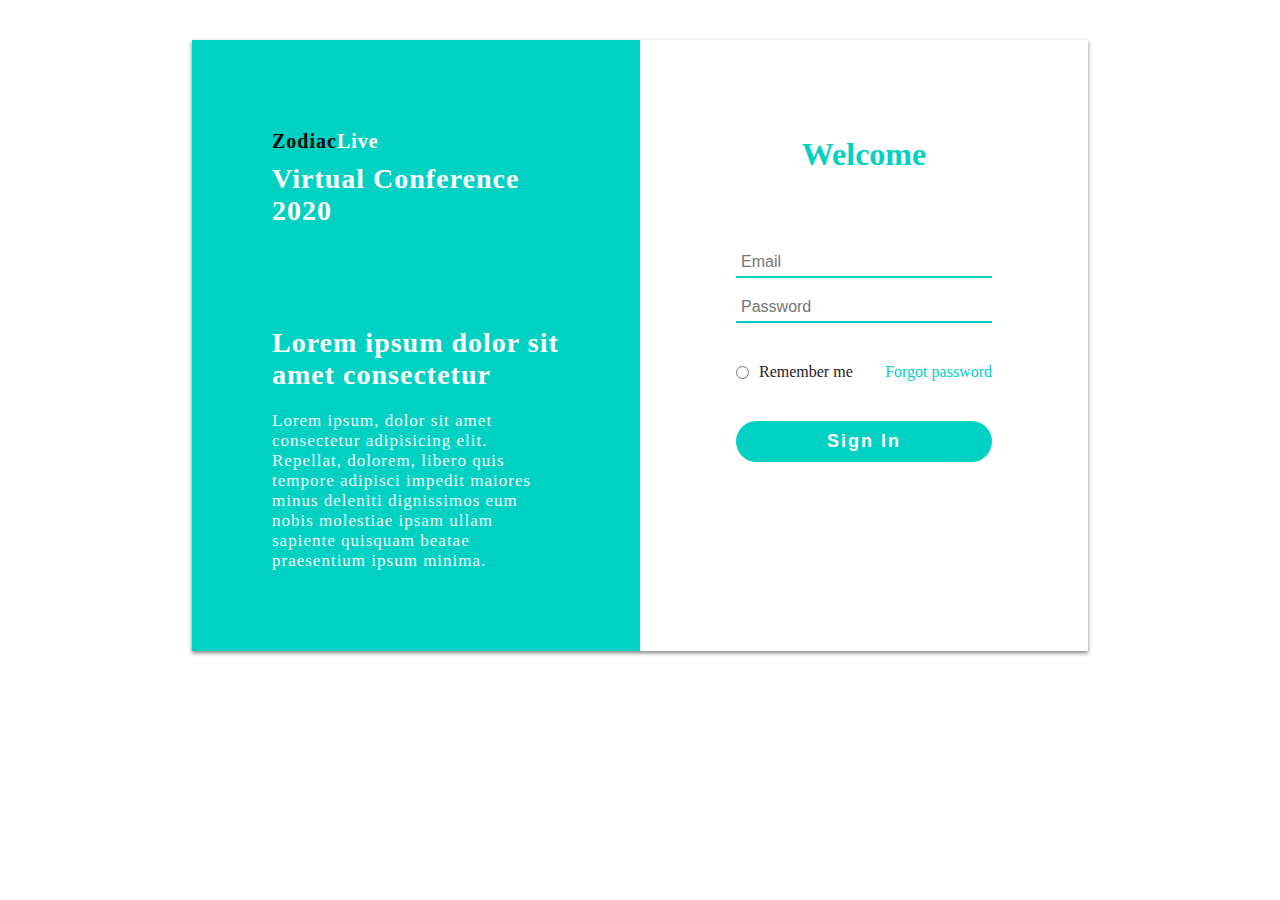
<file: index.html>
<!DOCTYPE html>
<html lang="en">

<head>
    <meta charset="UTF-8">
    <meta name="viewport" content="width=device-width, initial-scale=1.0">
    <title>Document</title>
    <link rel="stylesheet" type="text/css" href="/index.css">
    <style>
        @import url("https://fonts.googleapis.com/css2?family=Poppins&display=swap");

        * {
            padding: 0;
            margin: 0;
            box-sizing: border-box;
            overflow-x: hidden;
            /* font-family: "Poppins", sans-serif; */
        }

        :root {
            /* --primarycolor: #00f5c5; */
            --primarycolor: #00d1c2;
        }

        .login-container {
            width: 70%;
            margin: 40px auto;
            display: flex;
            justify-content: space-between;
            box-shadow: 0 2px 4px 0 rgba(0, 0, 0, 0.5);
        }

        .left {
            width: 50%;
            background-color: var(--primarycolor);
            color: white;
            padding: 5rem;
            letter-spacing: 1px;
        }

        #title {
            margin-bottom: 80px;
        }

        .left .side-heading {
            font-weight: 700;
            font-size: 20px;
            letter-spacing: 1px;
            margin: 10px 0;
        }

        .left .side-heading span {
            color: black;
            opacity: 0.95;
        }

        .left .heading {
            font-weight: 700;
            font-size: 28px;
            margin-bottom: 20px;
        }

        .left .sub-heading {
            font-weight: 400;
            font-size: 17px;
            opacity: 0.95;
        }

        .right {
            width: 50%;
            background-color: white;
            padding: 6rem;
            color: var(--primarycolor);
        }

        .right h2 {
            text-align: center;
            margin-bottom: 20px;
            font-size: 32px;
        }

        .form {
            width: 100%;
            margin: 60px auto;
        }

        .input {
            border-top: none;
            border-left: none;
            border-right: none;
            border-bottom: 2px solid var(--primarycolor);
            display: block;
            padding: 5px;
            margin: 15px 0;
            width: 100%;
            font-size: 16px;
        }

        .input:focus {
            border: 1px solid var(--primarycolor);
        }

        .form div {
            display: flex;
            justify-content: space-between;
            align-items: center;
            margin: 20px 0 20px 0;
        }

        .form div span {
            color: #212121;
            margin-left: 10px;
        }

        .form a {
            text-decoration: none;
            color: var(--primarycolor);
        }

        .form button {
            display: block;
            border-radius: 25px;
            color: white;
            text-align: center;
            background-color: var(--primarycolor);
            letter-spacing: 2px;
            width: 100%;
            border: none;
            padding: 10px 18px;
            font-size: 18px;
            font-weight: 700;
        }

        .form button:focus {
            border: none;
            outline: none;
        }

        .container {
            width: 85%;
            margin: 40px auto;
            display: flex;
            justify-content: space-between;
            box-shadow: 0 2px 4px 0 rgba(0, 0, 0, 0.5);
        }

        .container .left {
            width: 40%;
            border-left: 15px solid var(--primarycolor);
            background-color: white;
            color: white;

            padding: 5rem 50px;
            border-radius: 2px;
            letter-spacing: 1px;
            color: #212121;
            opacity: 0.95;
            /* border: 1px solid black; */
        }

        .container .left h2 {
            color: #212121;
            margin-bottom: 10px;
        }

        .container .left .card {
            width: 100%;
            /* border: 1px solid orange; */
            border-radius: 10px;
            box-shadow: 0 2px 4px 0 rgba(0, 0, 0, 0.5);
        }

        .container .left .card-header {
            width: 100%;
        }

        .card-header iframe {
            width: 100%;
            height: 315px;
        }

        .card img {
            width: 100%;
        }

        .card-body {
            padding: 12px 20px;
        }

        .card-sub {
            display: flex;
            justify-content: space-between;
            margin: 10px 0;
        }

        .card-sub span {
            width: 10px;
            height: 10px;
            background-color: red;
            border-radius: 50%;
            display: inline-block;
        }

        .container .right {
            width: 60%;
            /* border: 1px solid orange; */

            padding: 5rem 20px;
            border-radius: 2px;
            letter-spacing: 1px;
            color: #212121;
            opacity: 0.95;
        }

        .container .right h2 {
            font-size: 28px;
            margin-bottom: 4px;
            text-align: left;
            font-weight: 400;
        }

        .container .right .heed {
            text-align: left;
            color: var(--primarycolor);
            opacity: 0.95;
            margin-bottom: 10px;
            font-size: 14px;
        }

        .cards {
            width: 100%;
            display: flex;
            /* flex-wrap: wrap; */
            /* border: 1px solid orange; */
        }

        .container .right .cards .card {
            width: 30%;
            box-shadow: 0 2px 4px 0 rgba(0, 0, 0, 0.5);
            margin-right: 10px;
            margin-bottom: 10px;
            border-radius: 5px;
        }

        .cards .card-body {
            font-size: 10px;
        }

        .cards .card-sub {
            font-size: 10px;
        }

        @media screen and (max-width: 600px) {
            * {
                overflow-x: scroll;
            }

            .login-container {
                width: 100%;
                height: 100vh;
                margin: 0 auto;

                box-shadow: none;
            }

            .login-container .left {
                display: none;
            }

            .right {
                width: 100%;
                padding: 1rem 1rem;
            }

            .right h2 {
                padding: 60px 0;
                font-size: 38px;
                letter-spacing: 2px;
            }

            .form {
                margin: 140px auto 20px auto;
            }

            .input {
                margin: 30px 0;
            }

            .form button {
                margin-top: 80px;
            }

            .container {
                width: 100%;
                flex-direction: column;
                box-shadow: none;
            }

            .container .left {
                width: 100%;
                padding: 2rem 20px;
                border-left: none;
            }

            .container .right {
                width: 100%;
                padding: 0 20px;
            }

            .cards {
                width: 880px;
            }

            .container .right .cards .card {
                width: 100%;
                box-shadow: 0 2px 4px 0 rgba(0, 0, 0, 0.5);
                margin-right: 10px;
                margin-bottom: 10px;
                border-radius: 5px;
            }

            .heed {
                padding: 10px 0;
            }
        }
    </style>
</head>

<body>
    <div class="login-container">
        <div class="left">
            <div id="title">
                <p class="side-heading"><span>Zodiac</span>Live</p>
                <h1 class="heading">Virtual Conference <span>2020</span></h1>
            </div>
            <div>
                <p class="heading">Lorem ipsum dolor sit amet consectetur</p>
                <p class="sub-heading">Lorem ipsum, dolor sit amet consectetur adipisicing elit. Repellat, dolorem,
                    libero quis tempore adipisci impedit maiores minus deleniti dignissimos eum nobis molestiae ipsam
                    ullam sapiente quisquam beatae praesentium ipsum minima.</p>
            </div>
        </div>
        <div class="right">

            <h2 class="heading">Welcome</h2>
            <div class="form">
                <input type="text" name="" id="" placeholder="Email" class="input">
                <input type="text" name="" id="" placeholder="Password" class="input">
                <div>
                    <div>
                        <input type="radio" name="" id=""> <span>Remember me</span>

                    </div>
                    <a href="https://shaiksha176.github.io/card.html">Forgot password</a>
                </div>
                <button onclick="clickFunc()">Sign In</button>
            </div>

        </div>
    </div>


    <script>
        function clickFunc() {
            window.location.href = "https://shaiksha176.github.io/card.html"
        }
    </script>
</body>

</html>
</file>
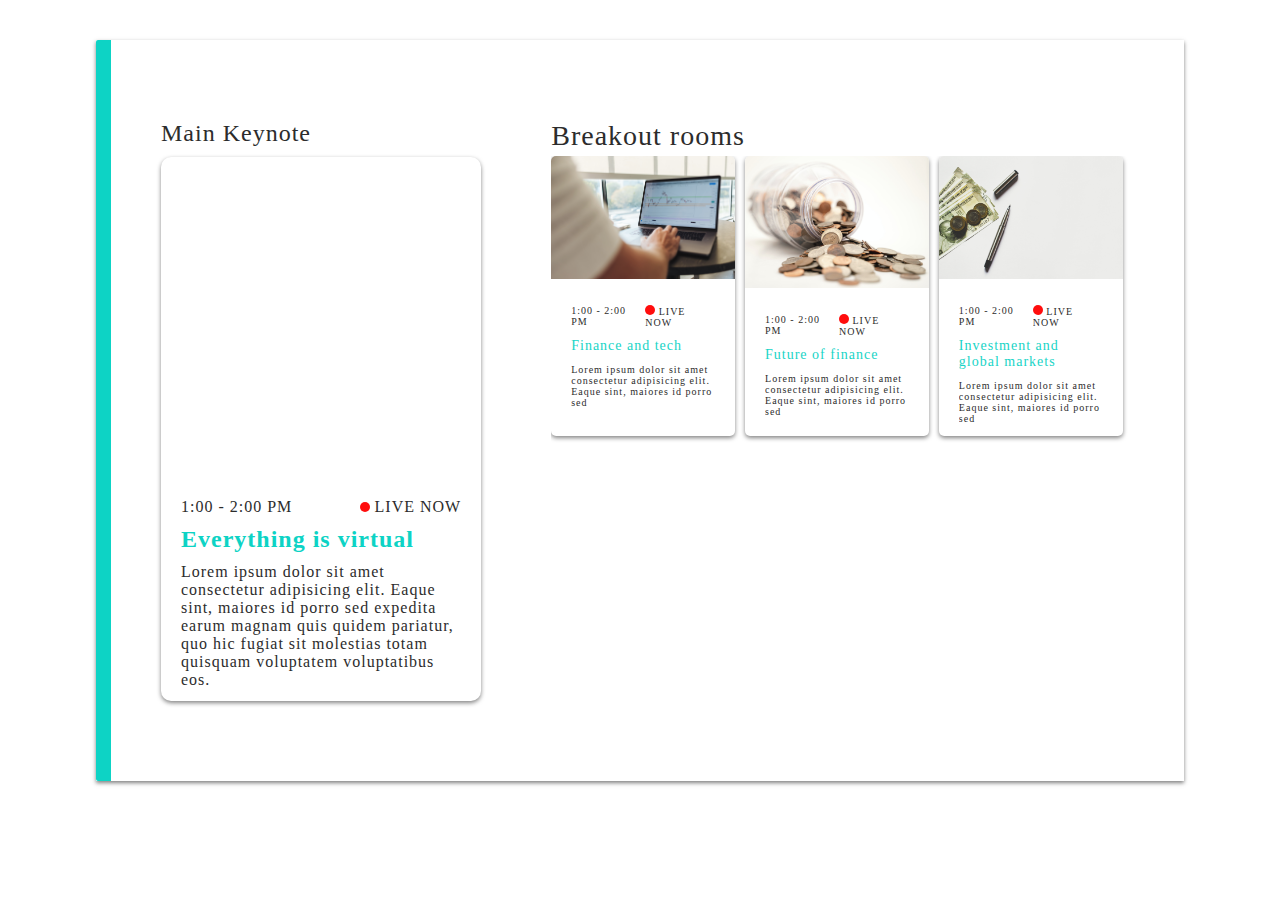
<file: card.html>
<!DOCTYPE html>
<html lang="en">

<head>
    <meta charset="UTF-8">
    <meta name="viewport" content="width=device-width, initial-scale=1.0">
    <title>Document</title>
    <link rel="stylesheet" href="./index.css" type="text/css">
    <style>
        @import url("https://fonts.googleapis.com/css2?family=Poppins&display=swap");

        * {
            padding: 0;
            margin: 0;
            box-sizing: border-box;
            overflow-x: hidden;
            /* font-family: "Poppins", sans-serif; */
        }

        :root {
            /* --primarycolor: #00f5c5; */
            --primarycolor: #00d1c2;
        }

        .login-container {
            width: 70%;
            margin: 40px auto;
            display: flex;
            justify-content: space-between;
            box-shadow: 0 2px 4px 0 rgba(0, 0, 0, 0.5);
        }

        .left {
            width: 50%;
            background-color: var(--primarycolor);
            color: white;
            padding: 5rem;
            letter-spacing: 1px;
        }

        #title {
            margin-bottom: 80px;
        }

        .left .side-heading {
            font-weight: 700;
            font-size: 20px;
            letter-spacing: 1px;
            margin: 10px 0;
        }

        .left .side-heading span {
            color: black;
            opacity: 0.95;
        }

        .left .heading {
            font-weight: 700;
            font-size: 28px;
            margin-bottom: 20px;
        }

        .left .sub-heading {
            font-weight: 400;
            font-size: 17px;
            opacity: 0.95;
        }

        .right {
            width: 50%;
            background-color: white;
            padding: 6rem;
            color: var(--primarycolor);
        }

        .right h2 {
            text-align: center;
            margin-bottom: 20px;
            font-size: 32px;
        }

        .form {
            width: 100%;
            margin: 60px auto;
        }

        .input {
            border-top: none;
            border-left: none;
            border-right: none;
            border-bottom: 2px solid var(--primarycolor);
            display: block;
            padding: 5px;
            margin: 15px 0;
            width: 100%;
            font-size: 16px;
        }

        .input:focus {
            border: 1px solid var(--primarycolor);
        }

        .form div {
            display: flex;
            justify-content: space-between;
            align-items: center;
            margin: 20px 0 20px 0;
        }

        .form div span {
            color: #212121;
            margin-left: 10px;
        }

        .form a {
            text-decoration: none;
            color: var(--primarycolor);
        }

        .form button {
            display: block;
            border-radius: 25px;
            color: white;
            text-align: center;
            background-color: var(--primarycolor);
            letter-spacing: 2px;
            width: 100%;
            border: none;
            padding: 10px 18px;
            font-size: 18px;
            font-weight: 700;
        }

        .form button:focus {
            border: none;
            outline: none;
        }

        .container {
            width: 85%;
            margin: 40px auto;
            display: flex;
            justify-content: space-between;
            box-shadow: 0 2px 4px 0 rgba(0, 0, 0, 0.5);
        }

        .container .left {
            width: 40%;
            border-left: 15px solid var(--primarycolor);
            background-color: white;
            color: white;

            padding: 5rem 50px;
            border-radius: 2px;
            letter-spacing: 1px;
            color: #212121;
            opacity: 0.95;
            /* border: 1px solid black; */
        }

        .container .left h2 {
            color: #212121;
            margin-bottom: 10px;
        }

        .container .left .card {
            width: 100%;
            /* border: 1px solid orange; */
            border-radius: 10px;
            box-shadow: 0 2px 4px 0 rgba(0, 0, 0, 0.5);
        }

        .container .left .card-header {
            width: 100%;
        }

        .card-header iframe {
            width: 100%;
            height: 315px;
        }

        .card img {
            width: 100%;
        }

        .card-body {
            padding: 12px 20px;
        }

        .card-sub {
            display: flex;
            justify-content: space-between;
            margin: 10px 0;
        }

        .card-sub span {
            width: 10px;
            height: 10px;
            background-color: red;
            border-radius: 50%;
            display: inline-block;
        }

        .container .right {
            width: 60%;
            /* border: 1px solid orange; */

            padding: 5rem 20px;
            border-radius: 2px;
            letter-spacing: 1px;
            color: #212121;
            opacity: 0.95;
        }

        .container .right h2 {
            font-size: 28px;
            margin-bottom: 4px;
            text-align: left;
            font-weight: 400;
        }

        .container .right .heed {
            text-align: left;
            color: var(--primarycolor);
            opacity: 0.95;
            margin-bottom: 10px;
            font-size: 14px;
        }

        .cards {
            width: 100%;
            display: flex;
            /* flex-wrap: wrap; */
            /* border: 1px solid orange; */
        }

        .container .right .cards .card {
            width: 30%;
            box-shadow: 0 2px 4px 0 rgba(0, 0, 0, 0.5);
            margin-right: 10px;
            margin-bottom: 10px;
            border-radius: 5px;
        }

        .cards .card-body {
            font-size: 10px;
        }

        .cards .card-sub {
            font-size: 10px;
        }

        @media screen and (max-width: 600px) {
            * {
                overflow-x: scroll;
            }

            .login-container {
                width: 100%;
                height: 100vh;
                margin: 0 auto;

                box-shadow: none;
            }

            .login-container .left {
                display: none;
            }

            .right {
                width: 100%;
                padding: 1rem 1rem;
            }

            .right h2 {
                padding: 60px 0;
                font-size: 38px;
                letter-spacing: 2px;
            }

            .form {
                margin: 140px auto 20px auto;
            }

            .input {
                margin: 30px 0;
            }

            .form button {
                margin-top: 80px;
            }

            .container {
                width: 100%;
                flex-direction: column;
                box-shadow: none;
            }

            .container .left {
                width: 100%;
                padding: 2rem 20px;
                border-left: none;
            }

            .container .right {
                width: 100%;
                padding: 0 20px;
            }

            .cards {
                width: 880px;
            }

            .container .right .cards .card {
                width: 100%;
                box-shadow: 0 2px 4px 0 rgba(0, 0, 0, 0.5);
                margin-right: 10px;
                margin-bottom: 10px;
                border-radius: 5px;
            }

            .heed {
                padding: 10px 0;
            }
        }
    </style>
</head>

<body>
    <div class="container">
        <div class="left">
            <h2 style="font-weight: 400;">Main Keynote</h2>
            <div class="card">
                <div class="card-header">
                    <!-- <img src="./giu-vicente-FMArg2k3qOU-unsplash.jpg" alt=""> -->
                    <iframe src="https://www.youtube.com/embed/1IJgh1Vvtgc" frameborder="0"
                        allow="accelerometer; autoplay; clipboard-write; encrypted-media; gyroscope; picture-in-picture"
                        allowfullscreen></iframe>
                </div>
                <div class="card-body">
                    <div class="card-sub">
                        <div class="time">1:00 - 2:00 PM</div>
                        <div> <span></span> LIVE NOW </div>
                    </div>
                    <div>
                        <h2 style="color: #00d1c2;">Everything is virtual</h2>
                        <p>Lorem ipsum dolor sit amet consectetur adipisicing elit. Eaque sint, maiores id porro sed
                            expedita earum magnam quis quidem pariatur, quo hic fugiat sit molestias totam quisquam
                            voluptatem voluptatibus eos.</p>
                    </div>
                </div>
            </div>
        </div>
        <div class="right">
            <h2>Breakout rooms</h2>

            <div class="cards">
                <div class="card">
                    <div class="card-header">
                        <img src="./jason-briscoe-amLfrL8LGls-unsplash.jpg" alt="">
                    </div>
                    <div class="card-body">
                        <div class="card-sub">
                            <div class="time">1:00 - 2:00 PM</div>
                            <div> <span></span> LIVE NOW </div>
                        </div>
                        <div>
                            <h2 class="heed">Finance and tech</h2>
                            <p>Lorem ipsum dolor sit amet consectetur adipisicing elit.
                                Eaque sint, maiores id porro sed
                            </p>
                        </div>
                    </div>
                </div>

                <div class="card">
                    <div class="card-header">
                        <img src="./michael-longmire-lhltMGdohc8-unsplash.jpg" alt="">
                    </div>
                    <div class="card-body">
                        <div class="card-sub">
                            <div class="time">1:00 - 2:00 PM</div>
                            <div> <span></span> LIVE NOW </div>
                        </div>
                        <div>
                            <h2 class="heed">Future of finance</h2>
                            <p>Lorem ipsum dolor sit amet consectetur adipisicing elit. Eaque sint, maiores id porro sed
                            </p>
                        </div>
                    </div>
                </div>

                <div class="card">
                    <div class="card-header">
                        <img src="./rupixen-com-pbgYcq3_Zx0-unsplash.jpg" alt="">
                    </div>
                    <div class="card-body">
                        <div class="card-sub">
                            <div class="time">1:00 - 2:00 PM</div>
                            <div> <span></span> LIVE NOW </div>
                        </div>
                        <div>
                            <h2 class="heed">Investment and global markets</h2>
                            <p>Lorem ipsum dolor sit amet consectetur adipisicing elit. Eaque sint, maiores id porro sed
                            </p>
                        </div>
                    </div>
                </div>
            </div>
        </div>
    </div>
</body>

</html>
</file>
<file: index.css>
@import url("https://fonts.googleapis.com/css2?family=Poppins&display=swap");
* {
  padding: 0;
  margin: 0;
  box-sizing: border-box;
  overflow-x: hidden;
  /* font-family: "Poppins", sans-serif; */
}
:root {
  /* --primarycolor: #00f5c5; */
  --primarycolor: #00d1c2;
}
.login-container {
  width: 70%;
  margin: 40px auto;
  display: flex;
  justify-content: space-between;
  box-shadow: 0 2px 4px 0 rgba(0, 0, 0, 0.5);
}
.left {
  width: 50%;
  background-color: var(--primarycolor);
  color: white;
  padding: 5rem;
  letter-spacing: 1px;
}

#title {
  margin-bottom: 80px;
}

.left .side-heading {
  font-weight: 700;
  font-size: 20px;
  letter-spacing: 1px;
  margin: 10px 0;
}
.left .side-heading span {
  color: black;
  opacity: 0.95;
}
.left .heading {
  font-weight: 700;
  font-size: 28px;
  margin-bottom: 20px;
}

.left .sub-heading {
  font-weight: 400;
  font-size: 17px;
  opacity: 0.95;
}
.right {
  width: 50%;
  background-color: white;
  padding: 6rem;
  color: var(--primarycolor);
}

.right h2 {
  text-align: center;
  margin-bottom: 20px;
  font-size: 32px;
}

.form {
  width: 100%;
  margin: 60px auto;
}

.input {
  border-top: none;
  border-left: none;
  border-right: none;
  border-bottom: 2px solid var(--primarycolor);
  display: block;
  padding: 5px;
  margin: 15px 0;
  width: 100%;
  font-size: 16px;
}

.input:focus {
  border: 1px solid var(--primarycolor);
}
.form div {
  display: flex;
  justify-content: space-between;
  align-items: center;
  margin: 20px 0 20px 0;
}

.form div span {
  color: #212121;
  margin-left: 10px;
}
.form a {
  text-decoration: none;
  color: var(--primarycolor);
}

.form button {
  display: block;
  border-radius: 25px;
  color: white;
  text-align: center;
  background-color: var(--primarycolor);
  letter-spacing: 2px;
  width: 100%;
  border: none;
  padding: 10px 18px;
  font-size: 18px;
  font-weight: 700;
}

.form button:focus {
  border: none;
  outline: none;
}

.container {
  width: 85%;
  margin: 40px auto;
  display: flex;
  justify-content: space-between;
  box-shadow: 0 2px 4px 0 rgba(0, 0, 0, 0.5);
}

.container .left {
  width: 40%;
  border-left: 15px solid var(--primarycolor);
  background-color: white;
  color: white;

  padding: 5rem 50px;
  border-radius: 2px;
  letter-spacing: 1px;
  color: #212121;
  opacity: 0.95;
  /* border: 1px solid black; */
}

.container .left h2 {
  color: #212121;
  margin-bottom: 10px;
}
.container .left .card {
  width: 100%;
  /* border: 1px solid orange; */
  border-radius: 10px;
  box-shadow: 0 2px 4px 0 rgba(0, 0, 0, 0.5);
}
.container .left .card-header {
  width: 100%;
}
.card-header iframe {
  width: 100%;
  height: 315px;
}
.card img {
  width: 100%;
}
.card-body {
  padding: 12px 20px;
}

.card-sub {
  display: flex;
  justify-content: space-between;
  margin: 10px 0;
}

.card-sub span {
  width: 10px;
  height: 10px;
  background-color: red;
  border-radius: 50%;
  display: inline-block;
}

.container .right {
  width: 60%;
  /* border: 1px solid orange; */

  padding: 5rem 20px;
  border-radius: 2px;
  letter-spacing: 1px;
  color: #212121;
  opacity: 0.95;
}
.container .right h2 {
  font-size: 28px;
  margin-bottom: 4px;
  text-align: left;
  font-weight: 400;
}
.container .right .heed {
  text-align: left;
  color: var(--primarycolor);
  opacity: 0.95;
  margin-bottom: 10px;
  font-size: 14px;
}
.cards {
  width: 100%;
  display: flex;
  /* flex-wrap: wrap; */
  /* border: 1px solid orange; */
}
.container .right .cards .card {
  width: 30%;
  box-shadow: 0 2px 4px 0 rgba(0, 0, 0, 0.5);
  margin-right: 10px;
  margin-bottom: 10px;
  border-radius: 5px;
}

.cards .card-body {
  font-size: 10px;
}
.cards .card-sub {
  font-size: 10px;
}

@media screen and (max-width: 600px) {
  * {
    overflow-x: scroll;
  }
  .login-container {
    width: 100%;
    height: 100vh;
    margin: 0 auto;

    box-shadow: none;
  }
  .login-container .left {
    display: none;
  }
  .right {
    width: 100%;
    padding: 1rem 1rem;
  }

  .right h2 {
    padding: 60px 0;
    font-size: 38px;
    letter-spacing: 2px;
  }

  .form {
    margin: 140px auto 20px auto;
  }

  .input {
    margin: 30px 0;
  }

  .form button {
    margin-top: 80px;
  }

  .container {
    width: 100%;
    flex-direction: column;
    box-shadow: none;
  }

  .container .left {
    width: 100%;
    padding: 2rem 20px;
    border-left: none;
  }
  .container .right {
    width: 100%;
    padding: 0 20px;
  }
  .cards {
    width: 880px;
  }
  .container .right .cards .card {
    width: 100%;
    box-shadow: 0 2px 4px 0 rgba(0, 0, 0, 0.5);
    margin-right: 10px;
    margin-bottom: 10px;
    border-radius: 5px;
  }

  .heed {
    padding: 10px 0;
  }
}
</file>
